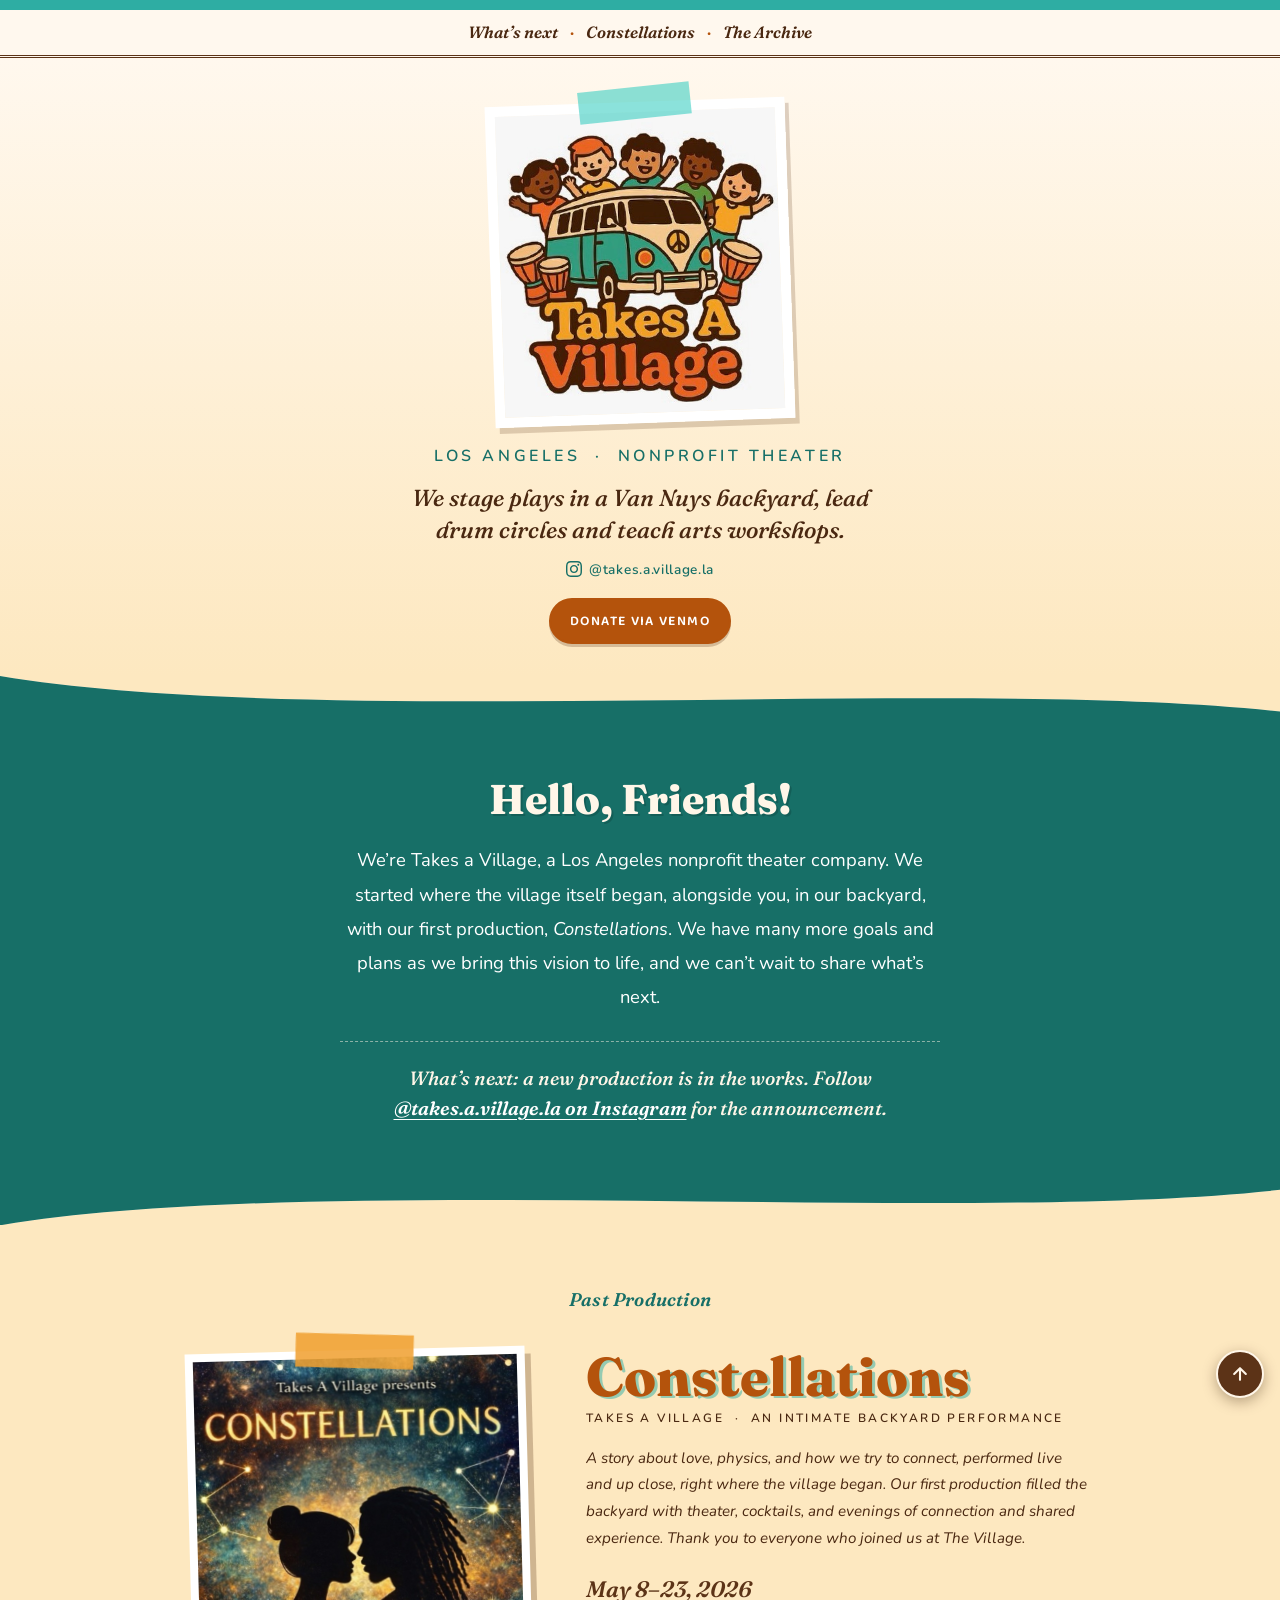
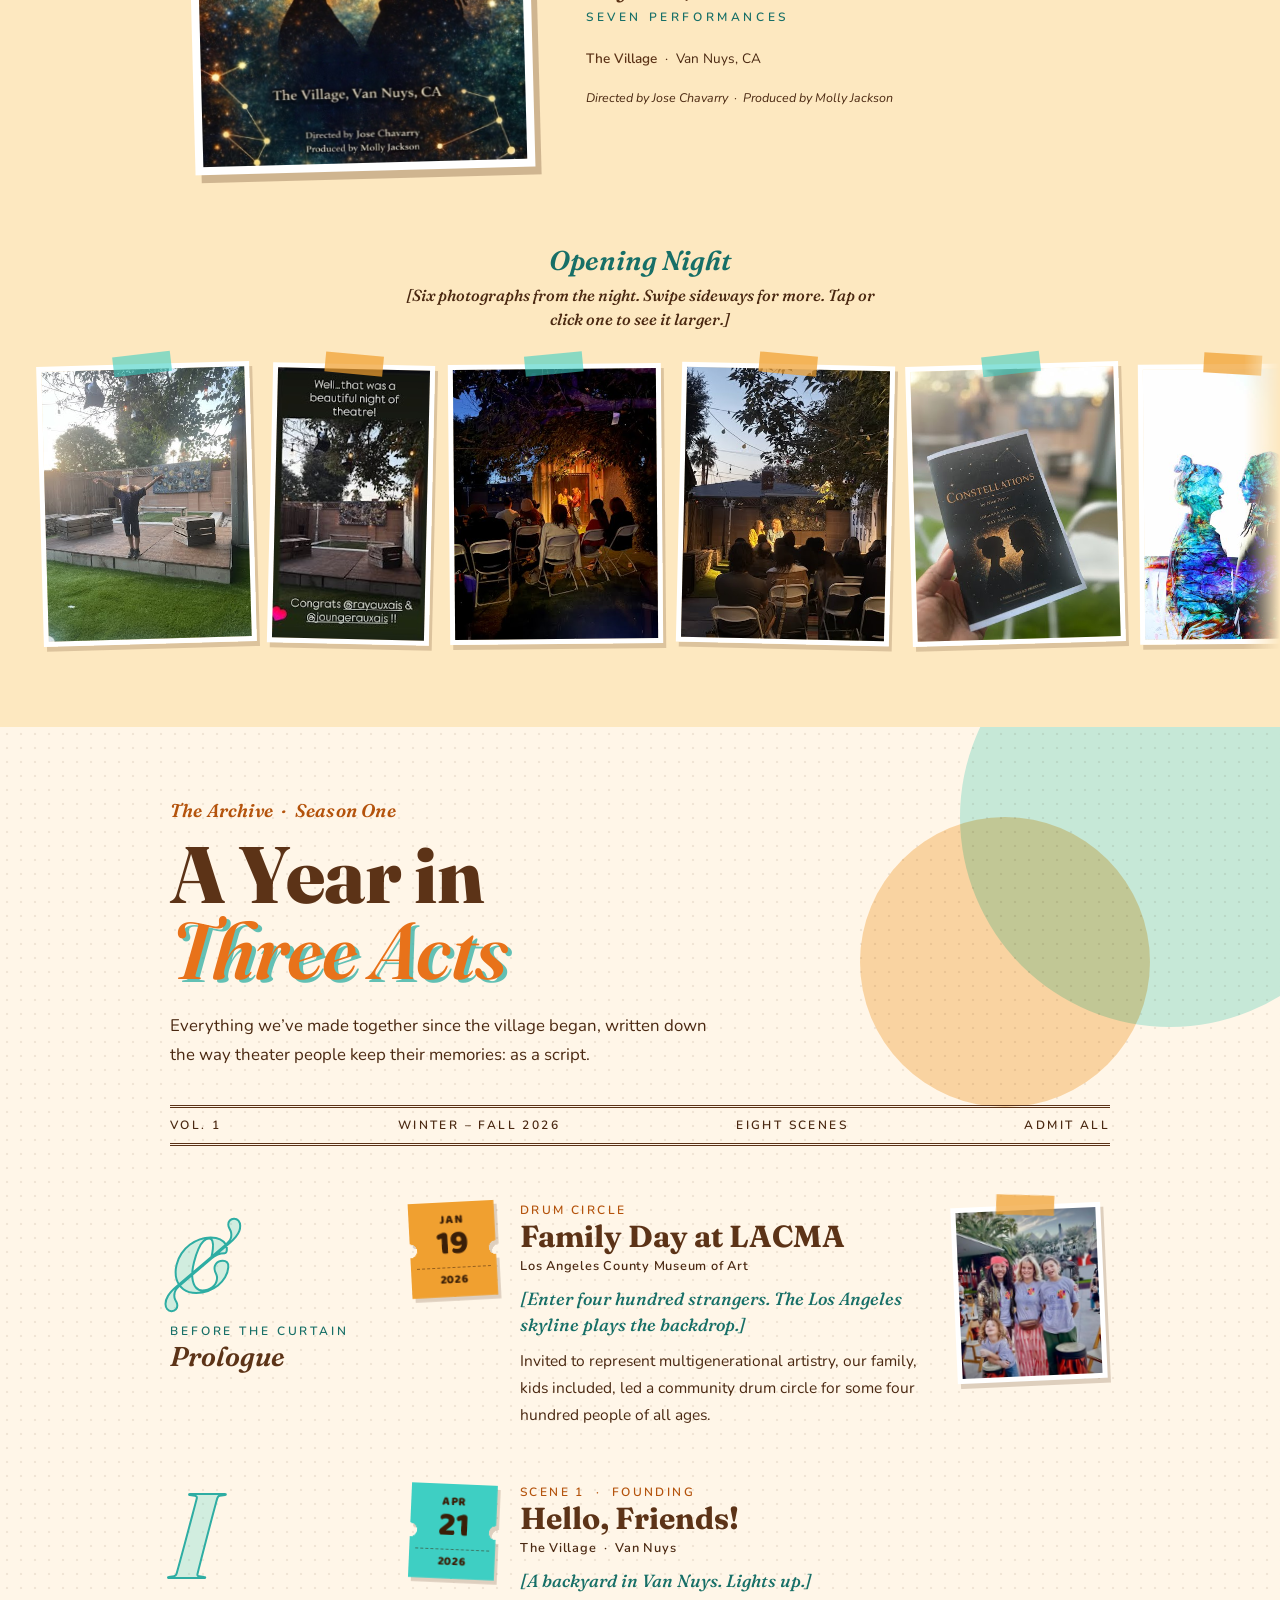
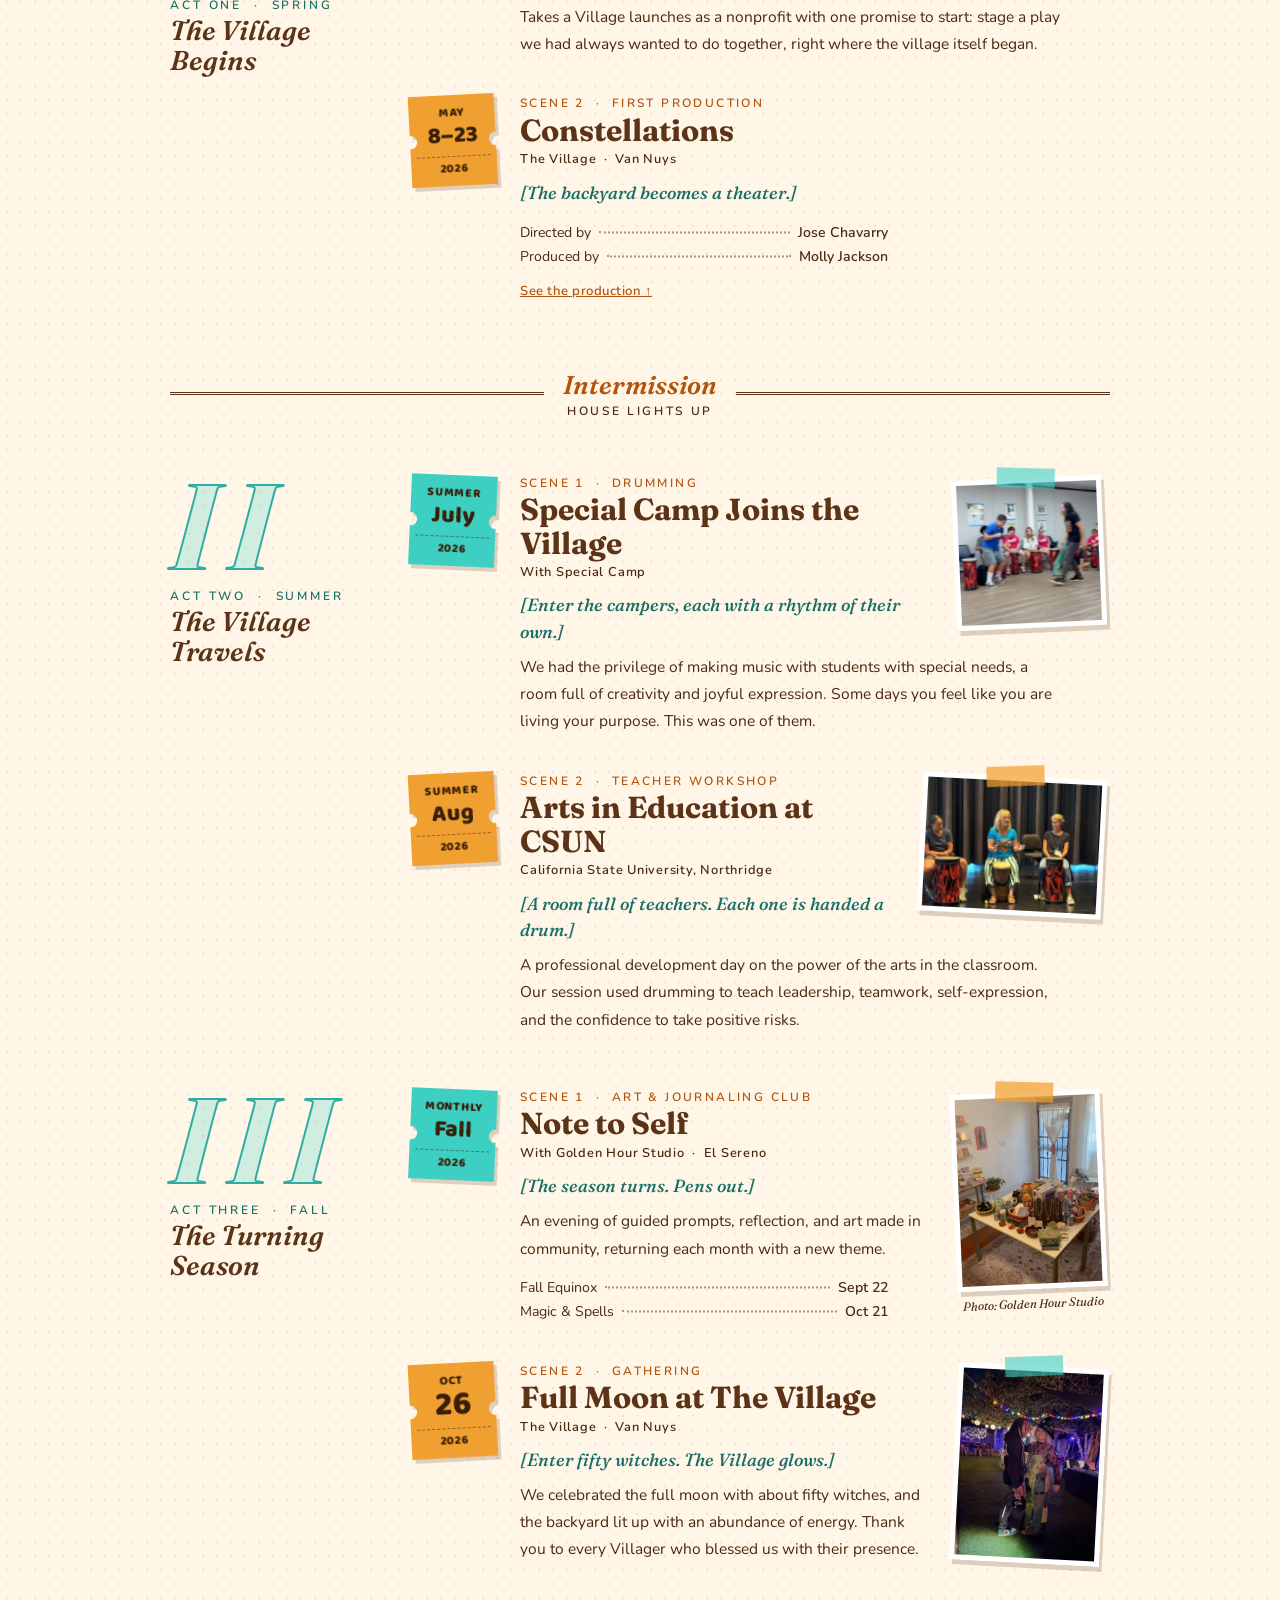
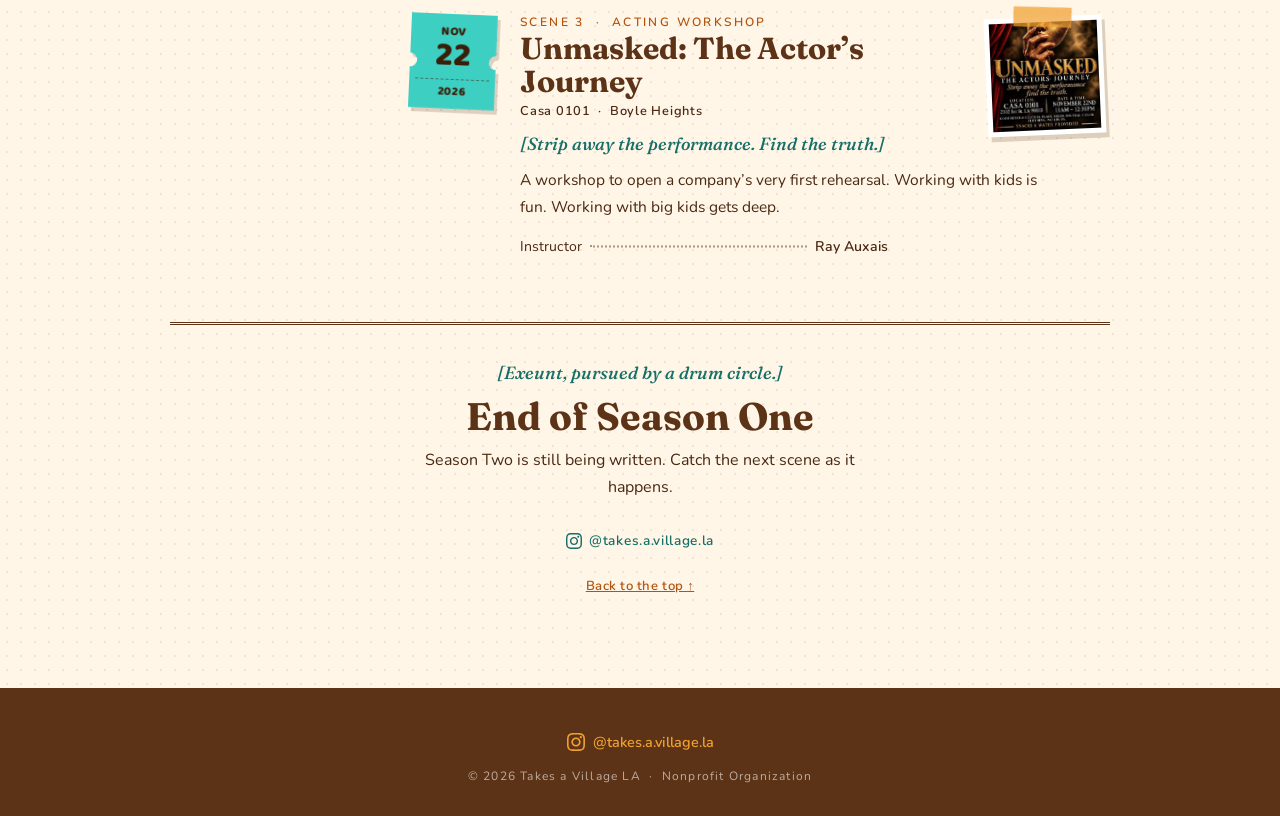
<file: index.html>
<!DOCTYPE html>
<html lang="en">
<head>
  <meta charset="UTF-8">
  <meta name="viewport" content="width=device-width, initial-scale=1.0">
  <title>Takes a Village LA · Nonprofit Theater in Los Angeles</title>
  <meta name="description" content="Takes a Village is a Los Angeles nonprofit theater company creating intimate, backyard performances: connection, conversation, and shared experience at The Village in Van Nuys.">
  <meta name="theme-color" content="#2EADA3">

  <!-- Open Graph / social sharing -->
  <meta property="og:type" content="website">
  <meta property="og:site_name" content="Takes a Village LA">
  <meta property="og:title" content="Takes a Village LA · Nonprofit Theater">
  <meta property="og:description" content="A Los Angeles nonprofit theater company creating intimate, backyard performances. Connection, conversation, and shared experience at The Village.">
  <meta property="og:url" content="https://takesavillage.la/">
  <meta property="og:image" content="https://takesavillage.la/logo.png">
  <meta property="og:image:alt" content="Takes a Village logo">
  <meta name="twitter:card" content="summary_large_image">
  <meta name="twitter:title" content="Takes a Village LA · Nonprofit Theater">
  <meta name="twitter:description" content="A Los Angeles nonprofit theater company creating intimate, backyard performances.">
  <meta name="twitter:image" content="https://takesavillage.la/logo.png">

  <link rel="icon" type="image/svg+xml" href="favicon.svg">
  <link rel="alternate icon" type="image/png" href="logo.png">
  <link rel="apple-touch-icon" href="logo.png">
  <link rel="preconnect" href="https://fonts.googleapis.com">
  <link rel="preconnect" href="https://fonts.gstatic.com" crossorigin>
  <link href="https://fonts.googleapis.com/css2?family=Baloo+2:wght@400;600;800&family=Fraunces:ital,opsz,wght@0,9..144,600..800;1,9..144,500..700&family=Nunito:ital,wght@0,300;0,400;0,600;1,300;1,400&display=swap" rel="stylesheet">
  <link rel="stylesheet" href="site.css?v=7">
  <script src="site.js?v=2" defer></script>
</head>
<body>

<!-- reusable icon sprite -->
<svg width="0" height="0" style="position:absolute" aria-hidden="true" focusable="false">
  <symbol id="ig-icon" viewBox="0 0 24 24">
    <path d="M12 2.163c3.204 0 3.584.012 4.85.07 3.252.148 4.771 1.691 4.919 4.919.058 1.265.069 1.645.069 4.849 0 3.205-.012 3.584-.069 4.849-.149 3.225-1.664 4.771-4.919 4.919-1.266.058-1.644.07-4.85.07-3.204 0-3.584-.012-4.849-.07-3.26-.149-4.771-1.699-4.919-4.92-.058-1.265-.07-1.644-.07-4.849 0-3.204.013-3.583.07-4.849.149-3.227 1.664-4.771 4.919-4.919 1.266-.057 1.645-.069 4.849-.069zm0-2.163c-3.259 0-3.667.014-4.947.072-4.358.2-6.78 2.618-6.98 6.98-.059 1.281-.073 1.689-.073 4.948 0 3.259.014 3.668.072 4.948.2 4.358 2.618 6.78 6.98 6.98 1.281.058 1.689.072 4.948.072 3.259 0 3.668-.014 4.948-.072 4.354-.2 6.782-2.618 6.979-6.98.059-1.28.073-1.689.073-4.948 0-3.259-.014-3.667-.072-4.947-.196-4.354-2.617-6.78-6.979-6.98-1.281-.059-1.69-.073-4.949-.073zm0 5.838c-3.403 0-6.162 2.759-6.162 6.162s2.759 6.163 6.162 6.163 6.162-2.759 6.162-6.163c0-3.403-2.759-6.162-6.162-6.162zm0 10.162c-2.209 0-4-1.79-4-4 0-2.209 1.791-4 4-4s4 1.791 4 4c0 2.21-1.791 4-4 4zm6.406-11.845c-.796 0-1.441.645-1.441 1.44s.645 1.44 1.441 1.44c.795 0 1.439-.645 1.439-1.44s-.644-1.44-1.439-1.44z"/>
  </symbol>
</svg>

<a class="skip-link" href="#main">Skip to content</a>

<div class="top-band" id="top"></div>

<nav class="site-nav" aria-label="On this page">
  <ul>
    <li><a href="#upcoming">What’s next</a></li>
    <li><a href="#constellations">Constellations</a></li>
    <li><a href="#archive">The Archive</a></li>
  </ul>
</nav>

<header class="hero">
  <h1><span class="logo-frame"><img class="logo" src="logo.png" alt="Takes a Village LA" width="430" height="462" fetchpriority="high"></span></h1>
  <p class="tagline">Los Angeles &nbsp;·&nbsp; Nonprofit Theater</p>
  <p class="hero-line">We stage plays in a Van Nuys backyard, lead drum circles and teach arts workshops.</p>
  <a class="ig-link on-light" href="https://www.instagram.com/takes.a.village.la/" target="_blank" rel="noopener" aria-label="Takes a Village on Instagram">
    <svg aria-hidden="true" focusable="false"><use href="#ig-icon"/></svg>
    @takes.a.village.la
  </a>
  <a class="donate-btn" href="https://venmo.com/Takes-a-village1" target="_blank" rel="noopener">Donate via Venmo</a>
</header>

<main id="main" tabindex="-1">

<!-- wave transition -->
<svg class="wave" viewBox="0 0 1440 60" xmlns="http://www.w3.org/2000/svg" preserveAspectRatio="none" aria-hidden="true" focusable="false">
  <path d="M0,0 C360,60 1080,0 1440,40 L1440,0 Z" fill="#fde8c0"/>
  <path d="M0,0 C360,60 1080,0 1440,40 L1440,60 L0,60 Z" fill="#176F67"/>
</svg>

<section class="intro">
  <h2>Hello, Friends!</h2>
  <p>
    We’re Takes a Village, a Los Angeles nonprofit theater company. We started where the village itself began, alongside you, in our backyard, with our first production, <em>Constellations</em>. We have many more goals and plans as we bring this vision to life, and we can’t wait to share what’s next.
  </p>
  <p class="next-note" id="upcoming">What’s next: a new production is in the works. Follow <a href="https://www.instagram.com/takes.a.village.la/" target="_blank" rel="noopener">@takes.a.village.la on Instagram</a> for the announcement.</p>
</section>

<!-- wave: teal → warm paper -->
<svg class="wave" viewBox="0 0 1440 60" xmlns="http://www.w3.org/2000/svg" preserveAspectRatio="none" aria-hidden="true" focusable="false">
  <path d="M0,60 C360,0 1080,60 1440,20 L1440,60 Z" fill="#fde8c0"/>
  <path d="M0,0 L0,60 C360,0 1080,60 1440,20 L1440,0 Z" fill="#176F67"/>
</svg>

<section class="show-section" id="constellations" aria-labelledby="constellations-title">
  <p class="show-eyebrow">Past Production</p>
  <div class="show-inner">
    <div class="flier-frame"><img class="flier-img" src="constellations-flier.jpg" alt="The Constellations flier: two silhouetted faces almost touching, against a starry sky traced with constellations" width="926" height="1158" loading="lazy" decoding="async"></div>
    <div class="show-info">
      <h2 class="show-title" id="constellations-title">Constellations</h2>
      <p class="show-presented">Takes a Village &nbsp;·&nbsp; An Intimate Backyard Performance</p>
      <p class="show-desc">A story about love, physics, and how we try to connect, performed live and up close, right where the village began. Our first production filled the backyard with theater, cocktails, and evenings of connection and shared experience. Thank you to everyone who joined us at The Village.</p>

      <p class="show-run">May 8–23, 2026<span>Seven performances</span></p>

      <p class="venue"><strong>The Village</strong> &nbsp;·&nbsp; Van Nuys, CA</p>

      <p class="credits">Directed by Jose Chavarry &nbsp;·&nbsp; Produced by Molly Jackson</p>
    </div>
  </div>
</section>

<section class="gallery-section" aria-labelledby="opening-night-title">
  <h3 class="gallery-heading" id="opening-night-title">Opening Night</h3>
  <p class="gallery-cue">[Six photographs from the night.<span class="cue-scroll"> Swipe sideways for more.</span> Tap or click one to see it larger.]</p>
  <span class="lightbox-rest" id="photos"></span>
  <div class="gallery-strip">
    <a class="shot" href="#photo-1"><img src="gallery/gallery (1).jpg" alt="A child stands on the low wooden stage in the backyard at dusk, arms flung wide, facing the mosaic on the back wall." width="384" height="512" loading="lazy" decoding="async"></a>
    <a class="shot" href="#photo-2"><img src="gallery/gallery (2).jpg?v=2" alt="A note posted after the show, over a photo of the empty stage at dusk: Well, that was a beautiful night of theatre! Congrats to the cast." width="202" height="360" loading="lazy" decoding="async"></a>
    <a class="shot" href="#photo-3"><img src="gallery/gallery (3).jpg" alt="After dark, the audience sits in white folding chairs under a big tree, watching the two actors in a pool of warm light by the doorway." width="384" height="512" loading="lazy" decoding="async"></a>
    <a class="shot" href="#photo-4"><img src="gallery/gallery (6).jpg" alt="At dusk, two people sit side by side on the stage in front of the mosaic wall, string lights overhead, facing a full backyard." width="384" height="512" loading="lazy" decoding="async"></a>
    <a class="shot" href="#photo-5"><img src="gallery/gallery (7).jpg" alt="A hand holds up the playbill: Constellations by Nick Payne, with Johanna Auxais and Ray Auxais, a Takes a Village production." width="384" height="512" loading="lazy" decoding="async"></a>
    <a class="shot" href="#photo-6"><img src="gallery/gallery (8).jpg" alt="Two performers in silhouette, face to face against a white screen, their bodies filled with projected blues, greens and reds." width="341" height="512" loading="lazy" decoding="async"></a>
  </div>

  <!-- large views, one per photo; shown by the :target rule on .lightbox -->
  <div class="lightbox" id="photo-1" style="--ar:0.75">
    <a class="lightbox-backdrop" href="#photos" aria-label="Close the photo"></a>
    <figure><img src="gallery/gallery (1).jpg" alt="A child stands on the low wooden stage in the backyard at dusk, arms flung wide, facing the mosaic on the back wall." width="384" height="512" loading="lazy" decoding="async"></figure>
    <p class="lightbox-bar"><a href="#photo-6" aria-label="Previous photo">&larr; Previous</a><span class="lightbox-count">1 of 6</span><a href="#photo-2" aria-label="Next photo">Next &rarr;</a><a href="#photos">Close</a></p>
  </div>
  <div class="lightbox" id="photo-2" style="--ar:0.5611">
    <a class="lightbox-backdrop" href="#photos" aria-label="Close the photo"></a>
    <figure><img src="gallery/gallery (2).jpg?v=2" alt="A note posted after the show, over a photo of the empty stage at dusk: Well, that was a beautiful night of theatre! Congrats to the cast." width="202" height="360" loading="lazy" decoding="async"></figure>
    <p class="lightbox-bar"><a href="#photo-1" aria-label="Previous photo">&larr; Previous</a><span class="lightbox-count">2 of 6</span><a href="#photo-3" aria-label="Next photo">Next &rarr;</a><a href="#photos">Close</a></p>
  </div>
  <div class="lightbox" id="photo-3" style="--ar:0.75">
    <a class="lightbox-backdrop" href="#photos" aria-label="Close the photo"></a>
    <figure><img src="gallery/gallery (3).jpg" alt="After dark, the audience sits in white folding chairs under a big tree, watching the two actors in a pool of warm light by the doorway." width="384" height="512" loading="lazy" decoding="async"></figure>
    <p class="lightbox-bar"><a href="#photo-2" aria-label="Previous photo">&larr; Previous</a><span class="lightbox-count">3 of 6</span><a href="#photo-4" aria-label="Next photo">Next &rarr;</a><a href="#photos">Close</a></p>
  </div>
  <div class="lightbox" id="photo-4" style="--ar:0.75">
    <a class="lightbox-backdrop" href="#photos" aria-label="Close the photo"></a>
    <figure><img src="gallery/gallery (6).jpg" alt="At dusk, two people sit side by side on the stage in front of the mosaic wall, string lights overhead, facing a full backyard." width="384" height="512" loading="lazy" decoding="async"></figure>
    <p class="lightbox-bar"><a href="#photo-3" aria-label="Previous photo">&larr; Previous</a><span class="lightbox-count">4 of 6</span><a href="#photo-5" aria-label="Next photo">Next &rarr;</a><a href="#photos">Close</a></p>
  </div>
  <div class="lightbox" id="photo-5" style="--ar:0.75">
    <a class="lightbox-backdrop" href="#photos" aria-label="Close the photo"></a>
    <figure><img src="gallery/gallery (7).jpg" alt="A hand holds up the playbill: Constellations by Nick Payne, with Johanna Auxais and Ray Auxais, a Takes a Village production." width="384" height="512" loading="lazy" decoding="async"></figure>
    <p class="lightbox-bar"><a href="#photo-4" aria-label="Previous photo">&larr; Previous</a><span class="lightbox-count">5 of 6</span><a href="#photo-6" aria-label="Next photo">Next &rarr;</a><a href="#photos">Close</a></p>
  </div>
  <div class="lightbox" id="photo-6" style="--ar:0.666">
    <a class="lightbox-backdrop" href="#photos" aria-label="Close the photo"></a>
    <figure><img src="gallery/gallery (8).jpg" alt="Two performers in silhouette, face to face against a white screen, their bodies filled with projected blues, greens and reds." width="341" height="512" loading="lazy" decoding="async"></figure>
    <p class="lightbox-bar"><a href="#photo-5" aria-label="Previous photo">&larr; Previous</a><span class="lightbox-count">6 of 6</span><a href="#photo-1" aria-label="Next photo">Next &rarr;</a><a href="#photos">Close</a></p>
  </div>
</section>

<section class="archive" id="archive" aria-labelledby="archive-title">
  <div class="archive-inner">

    <p class="archive-eyebrow">The Archive &nbsp;·&nbsp; Season One</p>
    <h2 class="archive-title" id="archive-title">A Year in <em>Three Acts</em></h2>
    <p class="archive-sub">Everything we’ve made together since the village began, written down the way theater people keep their memories: as a script.</p>
    <p class="archive-masthead"><span>Vol. 1</span><span>Winter – Fall 2026</span><span>Eight Scenes</span><span>Admit All</span></p>

    <!-- prologue -->
    <div class="act">
      <div class="act-mark">
        <span class="act-num amp" aria-hidden="true">&amp;</span>
        <p class="act-label">Before the Curtain</p>
        <h3 class="act-name">Prologue</h3>
      </div>
      <ol class="scenes">
        <li class="scene">
          <div class="stub"><div class="stub-in"><span class="stub-top">Jan</span><span class="stub-mid">19</span><span class="stub-foot">2026</span></div></div>
          <div class="scene-body">
            <figure class="scene-poster snap tilt-l tape-o">
              <img src="archive/lacma.jpg" alt="Four of us, two grown-ups and two kids, in matching Arts &amp; Healing Initiative shirts beside our drums on the LACMA plaza." width="360" height="428" loading="lazy" decoding="async">
            </figure>
            <p class="scene-kind">Drum Circle</p>
            <h4 class="scene-title">Family Day at LACMA</h4>
            <p class="scene-place">Los Angeles County Museum of Art</p>
            <p class="scene-dir">[Enter four hundred strangers. The Los Angeles skyline plays the backdrop.]</p>
            <p class="scene-text">Invited to represent multigenerational artistry, our family, kids included, led a community drum circle for some four hundred people of all ages.</p>
          </div>
        </li>
      </ol>
    </div>

    <!-- act one -->
    <div class="act">
      <div class="act-mark">
        <span class="act-num" aria-hidden="true">I</span>
        <p class="act-label">Act One &nbsp;·&nbsp; Spring</p>
        <h3 class="act-name">The Village Begins</h3>
      </div>
      <ol class="scenes">
        <li class="scene">
          <div class="stub teal"><div class="stub-in"><span class="stub-top">Apr</span><span class="stub-mid">21</span><span class="stub-foot">2026</span></div></div>
          <div class="scene-body">
            <p class="scene-kind">Scene 1 &nbsp;·&nbsp; Founding</p>
            <h4 class="scene-title">Hello, Friends!</h4>
            <p class="scene-place">The Village &nbsp;·&nbsp; Van Nuys</p>
            <p class="scene-dir">[A backyard in Van Nuys. Lights up.]</p>
            <p class="scene-text">Takes a Village launches as a nonprofit with one promise to start: stage a play we had always wanted to do together, right where the village itself began.</p>
          </div>
        </li>
        <li class="scene">
          <div class="stub"><div class="stub-in"><span class="stub-top">May</span><span class="stub-mid sm">8–23</span><span class="stub-foot">2026</span></div></div>
          <div class="scene-body">
            <p class="scene-kind">Scene 2 &nbsp;·&nbsp; First Production</p>
            <h4 class="scene-title">Constellations</h4>
            <p class="scene-place">The Village &nbsp;·&nbsp; Van Nuys</p>
            <p class="scene-dir">[The backyard becomes a theater.]</p>
            <ul class="bill">
              <li><span>Directed by</span><i aria-hidden="true"></i><span>Jose Chavarry</span></li>
              <li><span>Produced by</span><i aria-hidden="true"></i><span>Molly Jackson</span></li>
            </ul>
            <a class="scene-link" href="#constellations">See the production &uarr;</a>
          </div>
        </li>
      </ol>
    </div>

    <div class="intermission">
      <div>
        <p class="intermission-word">Intermission</p>
        <p class="intermission-note">House lights up</p>
      </div>
    </div>

    <!-- act two -->
    <div class="act">
      <div class="act-mark">
        <span class="act-num" aria-hidden="true">II</span>
        <p class="act-label">Act Two &nbsp;·&nbsp; Summer</p>
        <h3 class="act-name">The Village Travels</h3>
      </div>
      <ol class="scenes">
        <li class="scene">
          <div class="stub teal"><div class="stub-in"><span class="stub-top">Summer</span><span class="stub-mid sm">July</span><span class="stub-foot">2026</span></div></div>
          <div class="scene-body">
            <figure class="scene-poster snap tilt-l">
              <img src="archive/special-camp.jpg" alt="A drum circle mid-song: campers in red Special Camp shirts sit at their drums while two dancers cross the floor." width="360" height="360" loading="lazy" decoding="async">
            </figure>
            <p class="scene-kind">Scene 1 &nbsp;·&nbsp; Drumming</p>
            <h4 class="scene-title">Special Camp Joins the Village</h4>
            <p class="scene-place">With Special Camp</p>
            <p class="scene-dir">[Enter the campers, each with a rhythm of their own.]</p>
            <p class="scene-text">We had the privilege of making music with students with special needs, a room full of creativity and joyful expression. Some days you feel like you are living your purpose. This was one of them.</p>
          </div>
        </li>
        <li class="scene">
          <div class="stub"><div class="stub-in"><span class="stub-top">Summer</span><span class="stub-mid sm">Aug</span><span class="stub-foot">2026</span></div></div>
          <div class="scene-body">
            <figure class="scene-poster snap wide tape-o">
              <img src="archive/csun.jpg" alt="Three people seated on a stage, each with a hand drum, the one in the middle talking with her hands." width="360" height="266" loading="lazy" decoding="async">
            </figure>
            <p class="scene-kind">Scene 2 &nbsp;·&nbsp; Teacher Workshop</p>
            <h4 class="scene-title">Arts in Education at CSUN</h4>
            <p class="scene-place">California State University, Northridge</p>
            <p class="scene-dir">[A room full of teachers. Each one is handed a drum.]</p>
            <p class="scene-text">A professional development day on the power of the arts in the classroom. Our session used drumming to teach leadership, teamwork, self-expression, and the confidence to take positive risks.</p>
          </div>
        </li>
      </ol>
    </div>

    <!-- act three -->
    <div class="act">
      <div class="act-mark">
        <span class="act-num" aria-hidden="true">III</span>
        <p class="act-label">Act Three &nbsp;·&nbsp; Fall</p>
        <h3 class="act-name">The Turning Season</h3>
      </div>
      <ol class="scenes">
        <li class="scene">
          <div class="stub teal"><div class="stub-in"><span class="stub-top">Monthly</span><span class="stub-mid sm">Fall</span><span class="stub-foot">2026</span></div></div>
          <div class="scene-body">
            <figure class="scene-poster snap tilt-l tape-o">
              <img src="archive/note-to-self.jpg" alt="A table at Golden Hour Studio crowded with candles, jewelry, little pumpkins and handmade gifts." width="360" height="480" loading="lazy" decoding="async">
              <figcaption>Photo: Golden Hour Studio</figcaption>
            </figure>
            <p class="scene-kind">Scene 1 &nbsp;·&nbsp; Art &amp; Journaling Club</p>
            <h4 class="scene-title">Note to Self</h4>
            <p class="scene-place">With Golden Hour Studio &nbsp;·&nbsp; El Sereno</p>
            <p class="scene-dir">[The season turns. Pens out.]</p>
            <p class="scene-text">An evening of guided prompts, reflection, and art made in community, returning each month with a new theme.</p>
            <ul class="bill">
              <li><span>Fall Equinox</span><i aria-hidden="true"></i><span>Sept 22</span></li>
              <li><span>Magic &amp; Spells</span><i aria-hidden="true"></i><span>Oct 21</span></li>
            </ul>
          </div>
        </li>
        <li class="scene">
          <div class="stub"><div class="stub-in"><span class="stub-top">Oct</span><span class="stub-mid">26</span><span class="stub-foot">2026</span></div></div>
          <div class="scene-body">
            <figure class="scene-poster snap">
              <img src="archive/full-moon.jpg" alt="Two people, one in a witch’s hat, under strings of colored lights in the backyard at The Village at night." width="360" height="480" loading="lazy" decoding="async">
            </figure>
            <p class="scene-kind">Scene 2 &nbsp;·&nbsp; Gathering</p>
            <h4 class="scene-title">Full Moon at The Village</h4>
            <p class="scene-place">The Village &nbsp;·&nbsp; Van Nuys</p>
            <p class="scene-dir">[Enter fifty witches. The Village glows.]</p>
            <p class="scene-text">We celebrated the full moon with about fifty witches, and the backyard lit up with an abundance of energy. Thank you to every Villager who blessed us with their presence.</p>
          </div>
        </li>
        <li class="scene">
          <div class="stub teal"><div class="stub-in"><span class="stub-top">Nov</span><span class="stub-mid">22</span><span class="stub-foot">2026</span></div></div>
          <div class="scene-body">
            <figure class="scene-poster tilt-l tape-o">
              <a class="poster-open" href="#poster-unmasked"><img src="archive/unmasked.jpg" alt="Poster for Unmasked: The Actor’s Journey, a hand lifting a golden mask beside a red curtain." width="360" height="360" loading="lazy" decoding="async"></a>
            </figure>
            <p class="scene-kind">Scene 3 &nbsp;·&nbsp; Acting Workshop</p>
            <h4 class="scene-title">Unmasked: The Actor’s Journey</h4>
            <p class="scene-place">Casa 0101 &nbsp;·&nbsp; Boyle Heights</p>
            <p class="scene-dir">[Strip away the performance. Find the truth.]</p>
            <p class="scene-text">A workshop to open a company’s very first rehearsal. Working with kids is fun. Working with big kids gets deep.</p>
            <ul class="bill">
              <li><span>Instructor</span><i aria-hidden="true"></i><span>Ray Auxais</span></li>
            </ul>
          </div>
        </li>
      </ol>
    </div>

    <div class="curtain-call">
      <p class="scene-dir">[Exeunt, pursued by a drum circle.]</p>
      <p class="cc-title">End of Season One</p>
      <p class="cc-text">Season Two is still being written. Catch the next scene as it happens.</p>
      <a class="ig-link on-light" href="https://www.instagram.com/takes.a.village.la/" target="_blank" rel="noopener" aria-label="Takes a Village on Instagram">
        <svg aria-hidden="true" focusable="false"><use href="#ig-icon"/></svg>
        @takes.a.village.la
      </a>
      <p class="cc-top"><a class="scene-link" href="#top">Back to the top &uarr;</a></p>
    </div>

  </div>
  <!-- large view of the Unmasked poster; shown by the :target rule on .lightbox, like the gallery -->
  <span class="lightbox-rest" id="poster-closed"></span>
  <div class="lightbox" id="poster-unmasked" style="--ar:1; --cap:360px">
    <a class="lightbox-backdrop" href="#poster-closed" aria-label="Close the poster"></a>
    <figure><img src="archive/unmasked.jpg" alt="Poster for Unmasked: The Actor’s Journey, a hand lifting a golden mask beside a red curtain." width="360" height="360" loading="lazy" decoding="async"></figure>
    <p class="lightbox-bar"><span class="lightbox-count">Unmasked: The Actor’s Journey</span><a href="#poster-closed">Close</a></p>
  </div>
</section>

</main>

<footer>
  <a class="social-link" href="https://www.instagram.com/takes.a.village.la/" target="_blank" rel="noopener" aria-label="Takes a Village on Instagram">
    <svg aria-hidden="true" focusable="false"><use href="#ig-icon"/></svg>
    @takes.a.village.la
  </a>
  <p class="copyright"><span>&copy; 2026 Takes a Village LA</span><span class="sep" aria-hidden="true"> &nbsp;·&nbsp; </span><span>Nonprofit Organization</span></p>
</footer>

<div class="to-top-track">
  <a class="to-top" href="#top" aria-label="Back to the top" title="Back to the top">
    <svg viewBox="0 0 24 24" fill="none" stroke="currentColor" stroke-width="2.5" stroke-linecap="round" stroke-linejoin="round" aria-hidden="true" focusable="false"><path d="M12 19V5M5 12l7-7 7 7"/></svg>
  </a>
</div>

</body>
</html>
</file>
<file: site.css>
/* Takes a Village LA: the site stylesheet, shared by every page.
   Bump ?v= in each page's <link> when this file changes, so returning visitors get the new copy. */

*, *::before, *::after { box-sizing: border-box; margin: 0; padding: 0; }

:root {
  --orange:  #E8721A;
  --orange2: #F0A030;
  --teal:    #2EADA3;
  --teal2:   #3ECFC3;
  --brown:   #5C3317;
  --cream:   #FFF6E8;
  --warm:    #FDE8C0;
  --text:    #3A1F08;

  /* ink: text-weight versions of the brand colors. --ink and --teal-ink reach
     4.5:1 on both --cream and --warm; --orange-ink does on --cream only. */
  --ink:        #4A2811;
  --teal-ink:   #176F67;
  --orange-ink: #B4530C;
}

html, body {
  min-height: 100%;
  background: var(--cream);
  color: var(--text);
  font-family: 'Nunito', sans-serif;
}
/* anchor targets stop below the sticky menu, not under it */
html { scroll-padding-top: 3.75rem; }
@media (prefers-reduced-motion: no-preference) {
  html { scroll-behavior: smooth; }
}
body { position: relative; }

/* ── skip link: off-screen until it takes keyboard focus ── */
.skip-link {
  position: absolute;
  left: 0.75rem;
  top: -5rem;
  z-index: 30;
  background: var(--brown);
  color: var(--cream);
  font-weight: 600;
  font-size: 0.9rem;
  padding: 0.7em 1.1em;
  border-radius: 0 0 8px 8px;
  text-decoration: none;
}
.skip-link:focus { top: 0; }
main:focus { outline: none; }

/* ── wavy top band ── */
.top-band {
  background: var(--teal);
  height: 10px;
}

/* ── hero ── */
.hero {
  background: linear-gradient(180deg, #fff8ee 0%, #fde8c0 100%);
  display: flex;
  flex-direction: column;
  align-items: center;
  padding: 2.25rem 1.5rem 2rem;
  text-align: center;
  position: relative;
  overflow: hidden;
}

/* the menu: a playbill masthead that stays at the top of the window while the page scrolls */
.site-nav {
  position: sticky;
  top: 0;
  z-index: 20;
  background: #fff8ee;   /* the hero gradient's first stop, so the bar sits flush on the hero */
  border-bottom: 3px double var(--brown);
  padding: 0 0.75rem;
}
.site-nav ul {
  list-style: none;
  display: flex;
  flex-wrap: wrap;
  justify-content: center;
  column-gap: 0.45rem;
}
.site-nav li {
  display: flex;
  align-items: center;
  column-gap: 0.45rem;
}
.site-nav li + li::before {
  content: "\00B7";
  content: "\00B7" / "";
  color: var(--orange-ink);
  font-weight: 800;
}
.site-nav a {
  display: inline-block;
  padding: 0.75rem 0.3rem;   /* 44px tall or more at both widths */
  font-family: 'Fraunces', Georgia, serif;
  font-style: italic;
  font-weight: 600;
  font-size: 1.02rem;
  line-height: 1.3;
  color: var(--ink);
  text-decoration: none;
  white-space: nowrap;
}
.site-nav a:hover {
  color: var(--orange-ink);
  text-decoration: underline;
  text-underline-offset: 0.2em;
}

/* back-to-top button. No JS: the track starts a screen and a half down the page and
   the button sticks to the bottom of the window inside it, so it only shows once
   the page has been scrolled. */
.to-top-track {
  position: absolute;
  top: 150vh;
  bottom: 0;
  right: 0;
  z-index: 15;
  display: flex;
  align-items: flex-end;
  pointer-events: none;
}
.to-top {
  position: sticky;
  bottom: 1rem;
  margin: 0 1rem 1rem 0;
  pointer-events: auto;
  width: 3rem;
  height: 3rem;
  display: grid;
  place-items: center;
  border-radius: 50%;
  background: var(--brown);
  color: var(--cream);
  border: 2px solid var(--cream);
  box-shadow: 0 4px 14px rgba(58,31,8,0.35);
  transition: background 0.2s, transform 0.2s;
}
.to-top:hover { background: var(--orange-ink); transform: translateY(-2px); }
.to-top svg { width: 1.25rem; height: 1.25rem; }

/* the logo is the page's h1, taped up like the snapshots in the archive:
   the h1 pops in, the frame carries the tilt and the tape, the image the paper edge */
.hero h1 {
  position: relative;
  z-index: 1;
  line-height: 0;
  margin-top: 0.5rem;
  animation: popIn 0.7s cubic-bezier(0.22,1,0.36,1) both;
}
.logo-frame {
  display: inline-block;
  position: relative;
  transform: rotate(-2deg);
}
.logo-frame::before {
  content: '';
  position: absolute;
  z-index: 1;
  top: -15px; left: 50%;
  width: 112px; height: 32px;
  background: rgba(62,207,195,0.6);
  transform: translateX(-50%) rotate(-4deg);
}

.logo {
  display: block;
  width: min(300px, 76vw);
  height: auto;
  border: 10px solid #fff;
  box-shadow: 4px 6px 0 rgba(92,51,23,0.2);
}

@keyframes popIn {
  from { opacity: 0; transform: scale(0.8) translateY(10px); }
  to   { opacity: 1; transform: scale(1) translateY(0); }
}

.tagline {
  margin-top: 1.4rem;
  font-size: clamp(0.8rem, 2.6vw, 1rem);
  letter-spacing: 0.22em;
  text-transform: uppercase;
  color: var(--teal-ink);
  font-weight: 600;
  animation: fadeUp 0.8s 0.4s ease both;
}

/* what the company does, in one plain sentence; the tagline is too small to carry it alone */
.hero-line {
  max-width: 31ch;
  margin-top: 0.9rem;
  font-family: 'Fraunces', Georgia, serif;
  font-style: italic;
  font-weight: 500;
  font-size: clamp(1.2rem, 3vw, 1.45rem);
  line-height: 1.4;
  color: var(--ink);
  text-wrap: balance;
  animation: fadeUp 0.8s 0.5s ease both;
}

/* ── wavy divider ── */
.wave {
  display: block;
  width: 100%;
  line-height: 0;
  margin-bottom: -1px; /* hide the sub-pixel seam under each wave */
}

/* ── intro section ── */
.intro {
  background: var(--teal-ink); /* the two waves around it carry the same hex */
  color: #fff;
  padding: 3rem 1.5rem;
  text-align: center;
}

.intro h2 {
  font-family: 'Fraunces', Georgia, serif;
  font-size: clamp(1.8rem, 5vw, 2.6rem);
  font-weight: 800;
  line-height: 1.15;
  color: var(--cream);
  text-shadow: 2px 2px 0 rgba(0,0,0,0.15);
  margin-bottom: 1.2rem;
  animation: fadeUp 0.8s 0.6s ease both;
}

.intro p {
  max-width: 600px;
  margin: 0 auto;
  font-size: clamp(1rem, 2.5vw, 1.15rem);
  line-height: 1.85;
  font-weight: 400;
  animation: fadeUp 0.8s 0.8s ease both;
}

/* what's next: one line under the intro until a production has a date.
   The menu's "What's next" lands here; it stops a little lower so the rule above it shows. */
.intro .next-note {
  margin-top: 1.7rem;
  padding-top: 1.4rem;
  border-top: 1px dashed rgba(255,246,232,0.5);
  scroll-margin-top: 1.5rem;
  font-family: 'Fraunces', Georgia, serif;
  font-style: italic;
  font-weight: 500;
  font-size: clamp(1.05rem, 2.5vw, 1.2rem);
  line-height: 1.55;
  color: var(--cream);
  text-wrap: balance;
  animation-delay: 1s;
}
.next-note a {
  color: #fff;
  font-weight: 600;
  text-underline-offset: 0.2em;
}
.next-note a:hover { text-decoration-thickness: 2px; }

/* ── show section: warm paper, the same sheet as the gallery under it;
   the taped flier is the one dark thing on it ── */
.show-section {
  background: var(--warm);
  padding: 4rem 2rem 1.5rem;
}

/* eyebrow labels speak in the archive's voice: Fraunces italic, not tracked capitals */
.show-eyebrow, .archive-eyebrow {
  font-family: 'Fraunces', Georgia, serif;
  font-style: italic;
  font-weight: 600;
  font-size: 1.15rem;
  line-height: 1.3;
  letter-spacing: 0.01em;
}

.show-eyebrow {
  color: var(--teal-ink);
  margin-bottom: 2.4rem;
  text-align: center;
}

.show-inner {
  display: flex;
  align-items: flex-start;
  justify-content: center;
  gap: 3.5rem;
  max-width: 900px;
  margin: 0 auto;
}

/* ── flier ── */
.flier-frame {
  position: relative;
  flex-shrink: 0;
  width: min(340px, 42vw);
  transform: rotate(-1.5deg);
}
.flier-frame::before {
  content: '';
  position: absolute;
  z-index: 1;
  top: -16px; left: 50%;
  width: 118px; height: 34px;
  background: rgba(240,160,48,0.86);
  transform: translateX(-50%) rotate(3deg);
}
.flier-img {
  display: block;
  width: 100%;
  height: auto;
  border: 8px solid #fff;
  box-shadow: 6px 8px 0 rgba(92,51,23,0.28);
}

/* ── show info panel ── */
.show-info {
  flex: 1;
  min-width: 0;
  color: var(--ink);
  text-align: left;
}

.show-title {
  font-family: 'Fraunces', Georgia, serif;
  font-size: clamp(2.2rem, 5vw, 3.4rem);
  font-weight: 800;
  color: var(--orange-ink);
  line-height: 1;
  /* a print offset, like the archive title's; no glow */
  text-shadow: 0.05em 0.04em 0 rgba(46,173,163,0.5);
}

.show-presented {
  margin-top: 0.3rem;
  font-size: 0.75rem;
  letter-spacing: 0.2em;
  text-transform: uppercase;
  color: var(--ink);
  font-weight: 600;
}

.show-desc {
  margin-top: 1.2rem;
  font-style: italic;
  color: var(--ink);
  font-size: 0.95rem;
  line-height: 1.75;
}

/* ── the run: one line, the way a playbill lists it ── */
.show-run {
  margin-top: 1.5rem;
  font-family: 'Fraunces', Georgia, serif;
  font-style: italic;
  font-weight: 600;
  font-size: 1.4rem;
  line-height: 1.3;
  color: var(--brown);
}

.show-run span {
  display: block;
  margin-top: 0.35rem;
  font-family: 'Nunito', sans-serif;
  font-style: normal;
  font-size: 0.75rem;
  font-weight: 600;
  letter-spacing: 0.3em;
  text-transform: uppercase;
  color: var(--teal-ink);
}

/* ── venue ── */
.venue {
  margin-top: 1.4rem;
  font-size: 0.85rem;
  color: var(--ink);
  line-height: 1.6;
}

.venue strong {
  color: var(--brown);
  font-weight: 600;
}

.credits {
  margin-top: 1.2rem;
  font-size: 0.78rem;
  color: var(--ink);
  font-style: italic;
}

/* mobile: stack vertically */
@media (max-width: 620px) {
  .show-inner {
    flex-direction: column;
    align-items: center;
    gap: 2rem;
  }
  .flier-frame {
    width: min(300px, 82vw);
  }
  .show-info {
    text-align: center;
  }
}

/* three links no longer fit one line at phone width without tightening */
@media (max-width: 420px) {
  .site-nav ul, .site-nav li { column-gap: 0.2rem; }
  .site-nav a { font-size: 0.95rem; padding: 0.8rem 0.2rem; }
}

/* ── instagram link (hero and the archive's curtain call) ── */
.ig-link {
  display: inline-flex;
  align-items: center;
  gap: 0.45rem;
  text-decoration: none;
  font-weight: 600;
  font-size: 0.85rem;
  letter-spacing: 0.05em;
  /* 44px tap target; the space comes out of the margins around it */
  min-height: 2.75rem;
  padding: 0.8rem 0.6rem;
  transition: opacity 0.2s;
}
.ig-link:hover { opacity: 0.75; }
.ig-link svg { width: 16px; height: 16px; fill: currentColor; flex-shrink: 0; }

.ig-link.on-light { color: var(--teal-ink); }

/* ── donate button ── */
.donate-btn {
  display: inline-block;
  margin-top: 0.4rem;
  background: var(--orange-ink);
  color: #fff;
  font-family: 'Baloo 2', cursive;
  font-weight: 600;
  font-size: 0.85rem;
  letter-spacing: 0.1em;
  text-transform: uppercase;
  padding: 0.75em 1.4em;   /* 44px tall */
  border-radius: 100px;
  border: 2px solid var(--orange-ink);
  text-decoration: none;
  box-shadow: 0 3px 0 rgba(92,51,23,0.25);
  transition: background 0.2s, border-color 0.2s;
}
.donate-btn:hover {
  background: var(--brown);
  border-color: var(--brown);
}

/* ── gallery ── */
.gallery-section {
  background: var(--warm);
  padding: 3rem 0 3.5rem;
}

.gallery-heading {
  text-align: center;
  font-family: 'Fraunces', Georgia, serif;
  font-style: italic;
  font-weight: 600;
  font-size: 1.7rem;
  line-height: 1.2;
  color: var(--teal-ink);
  padding: 0 1.5rem;
}

/* the cue that the strip scrolls, written as a stage direction */
.gallery-cue {
  max-width: 34rem;
  margin: 0.4rem auto 0.6rem;
  padding: 0 1.5rem;
  text-align: center;
  font-family: 'Fraunces', Georgia, serif;
  font-style: italic;
  font-weight: 500;
  font-size: 1rem;
  line-height: 1.5;
  color: var(--ink);
}
/* wide enough to show all six: nothing to swipe */
@media (min-width: 1400px) {
  .cue-scroll { display: none; }
}

.gallery-strip {
  display: flex;
  gap: 1.1rem;
  overflow-x: auto;
  justify-content: safe center;
  padding: 1.5rem 2.5rem 1.7rem;
  scroll-snap-type: x proximity;
  scroll-padding-inline: 2.5rem;
  -webkit-overflow-scrolling: touch;
  scrollbar-width: thin;
  scrollbar-color: var(--orange) var(--warm);
  /* photos fade out at both edges, so it reads as a strip that keeps going */
  -webkit-mask-image: linear-gradient(to right, transparent, #000 2.25rem, #000 calc(100% - 2.25rem), transparent);
  mask-image: linear-gradient(to right, transparent, #000 2.25rem, #000 calc(100% - 2.25rem), transparent);
}

.gallery-strip::-webkit-scrollbar {
  height: 4px;
}
.gallery-strip::-webkit-scrollbar-track {
  background: rgba(92,51,23,0.1);
  border-radius: 2px;
}
.gallery-strip::-webkit-scrollbar-thumb {
  background: var(--orange);
  border-radius: 2px;
}

/* each photo is a taped snapshot, like the ones in the archive, and a link to its large view */
.shot {
  position: relative;
  flex-shrink: 0;
  scroll-snap-align: start;
  transform: rotate(-1.6deg);
  transition: transform 0.25s ease;
  cursor: zoom-in;
}
.shot:nth-child(even) { transform: rotate(1.3deg); }
.shot:nth-child(3n) { transform: rotate(-0.5deg); }
.shot:hover, .shot:focus-visible { transform: rotate(0deg) scale(1.03); }
.shot::before {
  content: '';
  position: absolute;
  z-index: 1;
  top: -10px; left: 50%;
  width: 58px; height: 20px;
  background: rgba(62,207,195,0.6);
  transform: translateX(-50%) rotate(-5deg);
}
.shot:nth-child(even)::before {
  background: rgba(240,160,48,0.72);
  transform: translateX(-50%) rotate(4deg);
}
.shot img {
  display: block;
  height: 280px;
  width: auto;
  border: 5px solid #fff;
  box-shadow: 3px 5px 0 rgba(92,51,23,0.2);
}

/* large view of one photo. No JS: each view is shown while its id is the page's #target.
   The views and the close target are fixed to the window, so opening and closing
   one does not move the page. */
.lightbox-rest {
  position: fixed;
  top: 3.75rem; left: 0;
  width: 1px; height: 1px;
  pointer-events: none;
}
.lightbox {
  display: none;
  position: fixed;
  inset: 0;
  z-index: 40;
  flex-direction: column;
  align-items: center;
  justify-content: center;
  gap: 0.6rem;
  padding: 0.5rem 1rem;
  background: rgba(34,17,5,0.94);
  color: var(--cream);
  font-family: 'Fraunces', Georgia, serif;
  font-style: italic;
  font-weight: 500;
}
.lightbox:target { display: flex; }
html:has(.lightbox:target) { overflow: hidden; scrollbar-gutter: stable; }
.lightbox-backdrop {
  position: absolute;
  inset: 0;
  cursor: zoom-out;
}
.lightbox figure {
  position: relative;
  transform: rotate(-1deg);
  pointer-events: none;   /* a tap on the photo closes it too */
}
.lightbox figure::before {
  content: '';
  position: absolute;
  z-index: 1;
  top: -14px; left: 50%;
  width: 104px; height: 30px;
  background: rgba(240,160,48,0.86);
  transform: translateX(-50%) rotate(3deg);
}
.lightbox img {
  display: block;
  /* as large as the window allows, up to --cap tall (640px unless the image is smaller);
     --ar is the photo's width / height */
  width: min(100vw - 3rem, (100vh - 10.5rem) * var(--ar), var(--cap, 640px) * var(--ar));
  width: min(100vw - 3rem, (100dvh - 10.5rem) * var(--ar), var(--cap, 640px) * var(--ar));
  height: auto;
  border: 8px solid #fff;
  box-shadow: 6px 8px 0 rgba(0,0,0,0.5);
}
.lightbox-bar {
  position: relative;
  display: flex;
  align-items: center;
  justify-content: center;
  column-gap: 0.4rem;
  font-size: 1.05rem;
}
.lightbox-bar a {
  display: inline-block;
  padding: 0.72rem 0.7rem;   /* 44px tall or more */
  line-height: 1.3;
  color: var(--cream);
  text-decoration: none;
  white-space: nowrap;
}
.lightbox-bar a:hover { color: var(--orange2); text-decoration: underline; text-underline-offset: 0.2em; }
.lightbox-count { color: var(--warm); padding: 0 0.3rem; white-space: nowrap; }

/* ── archive: season one, written as a script ── */
.archive {
  position: relative;
  overflow: hidden;
  overflow: clip;   /* clip, not hidden, so the sticky act marks still stick */
  background:
    radial-gradient(circle, rgba(92,51,23,0.09) 1px, transparent 1.6px) 0 0 / 14px 14px,
    var(--cream);
  color: var(--ink);
  padding: 4.5rem 1.5rem 5rem;
}

/* two overprinted ink discs, riso style */
.archive::before, .archive::after {
  content: '';
  position: absolute;
  border-radius: 50%;
  mix-blend-mode: multiply;
  pointer-events: none;
}
.archive::before {
  width: 420px; height: 420px;
  background: var(--teal2);
  opacity: 0.3;
  top: -120px; right: -100px;
}
.archive::after {
  width: 290px; height: 290px;
  background: var(--orange2);
  opacity: 0.38;
  top: 90px; right: 130px;
}

.archive-inner {
  position: relative;
  z-index: 1;
  max-width: 940px;
  margin: 0 auto;
}

.archive-eyebrow {
  color: var(--orange-ink);
}

.archive-title {
  margin-top: 0.8rem;
  font-family: 'Fraunces', Georgia, serif;
  font-weight: 800;
  font-size: clamp(2.6rem, 8vw, 5rem);
  line-height: 0.95;
  letter-spacing: -0.01em;
  color: var(--brown);
}
.archive-title em {
  display: block;
  font-family: 'Fraunces', Georgia, serif;
  font-style: italic;
  font-weight: 600;
  color: var(--orange);
  text-shadow: 0.05em 0.04em 0 rgba(46,173,163,0.75);
}

.archive-sub {
  max-width: 34rem;
  margin-top: 1.4rem;
  font-size: 1.05rem;
  line-height: 1.75;
}

.archive-masthead {
  display: flex;
  flex-wrap: wrap;
  justify-content: space-between;
  gap: 0.3rem 1.5rem;
  margin-top: 2.2rem;
  padding: 0.6rem 0;
  border-top: 3px double var(--brown);
  border-bottom: 3px double var(--brown);
  font-size: 0.75rem;
  letter-spacing: 0.2em;
  text-transform: uppercase;
  font-weight: 600;
}

/* acts */
.act {
  display: grid;
  grid-template-columns: 200px 1fr;
  gap: 2.5rem;
  align-items: start;
  margin-top: 3.5rem;
}

.act-mark {
  position: sticky;
  top: 4.5rem;   /* clears the sticky menu */
}

.act-num {
  display: block;
  font-family: 'Fraunces', Georgia, serif;
  font-style: italic;
  font-weight: 700;
  font-size: 7.5rem;
  line-height: 0.85;
  /* tinted fill + spacing so II and III read as letters, not as a row of bars */
  letter-spacing: 0.1em;
  color: rgba(62,207,195,0.24);
  -webkit-text-stroke: 2px var(--teal);
}
.act-num.amp { font-size: 6rem; line-height: 1.15; }

.act-label {
  margin-top: 0.7rem;
  font-size: 0.75rem;
  letter-spacing: 0.24em;
  text-transform: uppercase;
  font-weight: 600;
  color: var(--teal-ink);
}

.act-name {
  margin-top: 0.2rem;
  font-family: 'Fraunces', Georgia, serif;
  font-style: italic;
  font-weight: 600;
  font-size: 1.7rem;
  line-height: 1.1;
  color: var(--brown);
}

/* scenes */
.scenes {
  list-style: none;
  display: grid;
  gap: 2.4rem;
}

.scene {
  display: grid;
  grid-template-columns: 86px 1fr;
  gap: 1.5rem;
  align-items: start;
}

/* ticket stub: wrapper carries tilt + shadow, inner carries the notched shape */
.stub {
  --stub: var(--orange2);
  transform: rotate(-3deg);
  filter: drop-shadow(3px 4px 0 rgba(92,51,23,0.2));
}
.stub.teal {
  --stub: var(--teal2);
  transform: rotate(2.5deg);
}

.stub-in {
  display: flex;
  flex-direction: column;
  align-items: center;
  padding: 0.6rem 0.4rem 0.5rem;
  background: var(--stub);
  color: var(--text);
  font-family: 'Baloo 2', cursive;
  text-align: center;
  -webkit-mask:
    radial-gradient(circle 7px at left center, transparent 97%, #000) left / 51% 100% no-repeat,
    radial-gradient(circle 7px at right center, transparent 97%, #000) right / 51% 100% no-repeat;
  mask:
    radial-gradient(circle 7px at left center, transparent 97%, #000) left / 51% 100% no-repeat,
    radial-gradient(circle 7px at right center, transparent 97%, #000) right / 51% 100% no-repeat;
}
.stub-top, .stub-foot {
  font-size: 0.75rem;
  font-weight: 800;
  letter-spacing: 0.06em;
  text-transform: uppercase;
  line-height: 1.4;
}
.stub-mid {
  font-size: 2.1rem;
  font-weight: 800;
  line-height: 1;
}
.stub-mid.sm { font-size: 1.45rem; line-height: 1.3; }
.stub-foot {
  align-self: stretch;
  margin-top: 0.3rem;
  padding-top: 0.25rem;
  border-top: 1.5px dashed rgba(58,31,8,0.5);
}

.scene-kind {
  font-size: 0.75rem;
  letter-spacing: 0.2em;
  text-transform: uppercase;
  font-weight: 600;
  color: var(--orange-ink);
}

.scene-title {
  margin-top: 0.15rem;
  font-family: 'Fraunces', Georgia, serif;
  font-weight: 700;
  font-size: clamp(1.45rem, 3.4vw, 1.9rem);
  line-height: 1.1;
  color: var(--brown);
}

.scene-place {
  margin-top: 0.2rem;
  font-size: 0.8rem;
  font-weight: 600;
  letter-spacing: 0.06em;
}

/* stage direction */
.scene-dir {
  margin-top: 0.7rem;
  font-family: 'Fraunces', Georgia, serif;
  font-style: italic;
  font-weight: 500;
  font-size: 1.1rem;
  line-height: 1.5;
  color: var(--teal-ink);
}

.scene-text {
  max-width: 34rem;
  margin-top: 0.5rem;
  font-size: 0.97rem;
  line-height: 1.75;
}

.scene-link {
  display: inline-block;
  padding: 0.85rem 0;   /* 44px tap target */
  font-size: 0.82rem;
  font-weight: 600;
  letter-spacing: 0.04em;
  color: var(--orange-ink);
}

/* playbill credit lines with dotted leaders */
.bill {
  list-style: none;
  max-width: 23rem;
  margin-top: 0.9rem;
}
.bill li {
  display: flex;
  align-items: baseline;
  gap: 0.5rem;
  padding: 0.15rem 0;
  font-size: 0.88rem;
  font-weight: 600;
}
.bill li i {
  flex: 1;
  min-width: 1.5rem;
  border-bottom: 2px dotted rgba(92,51,23,0.5);
  transform: translateY(-0.25em);
}
.bill li span:first-child { font-weight: 400; }

/* taped-up poster */
.scene-poster {
  position: relative;
  float: right;
  width: 118px;
  margin: 0.2rem 0.4rem 0.8rem 1.4rem;
  transform: rotate(3deg);
}
.scene-poster img {
  display: block;
  width: 100%;
  height: auto;
  border: 5px solid #fff;
  box-shadow: 3px 5px 0 rgba(92,51,23,0.2);
}
.scene-poster::before {
  content: '';
  position: absolute;
  z-index: 1;
  top: -10px; left: 50%;
  width: 58px; height: 20px;
  background: rgba(62,207,195,0.6);
  transform: translateX(-50%) rotate(-5deg);
}
/* snapshots: same tape, a little bigger, hung at different angles */
.scene-body { display: flow-root; }
.scene-poster.snap { width: 150px; }
.scene-poster.snap.wide { width: 184px; }
.scene-poster.tilt-l { transform: rotate(-2.5deg); }
.scene-poster.tilt-l::before { transform: translateX(-50%) rotate(4deg); }
.scene-poster.tape-o::before { background: rgba(240,160,48,0.72); }
/* a poster with a large view: the thumbnail opens it */
.poster-open { display: block; cursor: zoom-in; }
.scene-poster figcaption {
  margin-top: 0.45rem;
  font-family: 'Fraunces', Georgia, serif;
  font-style: italic;
  font-size: 0.75rem;
  line-height: 1.3;
  text-align: center;
  color: var(--ink);
}

/* intermission */
.intermission {
  display: flex;
  align-items: center;
  gap: 1.2rem;
  margin-top: 3.5rem;
  text-align: center;
}
.intermission::before, .intermission::after {
  content: '';
  flex: 1;
  border-top: 3px double var(--brown);
}
.intermission-word {
  font-family: 'Fraunces', Georgia, serif;
  font-style: italic;
  font-weight: 600;
  font-size: 1.6rem;
  color: var(--orange-ink);
}
.intermission-note {
  margin-top: 0.1rem;
  font-size: 0.75rem;
  letter-spacing: 0.22em;
  text-transform: uppercase;
  font-weight: 600;
}

/* curtain call */
.curtain-call {
  margin-top: 4rem;
  padding-top: 2.2rem;
  border-top: 3px double var(--brown);
  text-align: center;
}
.curtain-call .scene-dir { margin-top: 0; }
.cc-title {
  margin-top: 0.5rem;
  font-family: 'Fraunces', Georgia, serif;
  font-weight: 700;
  font-size: clamp(1.7rem, 4.5vw, 2.4rem);
  line-height: 1.1;
  color: var(--brown);
}
.cc-text {
  max-width: 28rem;
  margin: 0.6rem auto 1.1rem;
  line-height: 1.7;
}
.cc-top { margin-top: 0; }

@media (max-width: 760px) {
  .archive { padding: 3.5rem 1.25rem 4rem; }
  .archive::before { width: 300px; height: 300px; top: -110px; right: -120px; }
  .archive::after { width: 200px; height: 200px; top: 40px; right: -60px; }
  .act {
    grid-template-columns: 1fr;
    gap: 1.6rem;
    margin-top: 3rem;
  }
  .act-mark {
    position: static;
    display: grid;
    grid-template-columns: auto 1fr;
    column-gap: 1rem;
    align-items: end;
    padding-bottom: 0.8rem;
    border-bottom: 2px solid var(--teal);
  }
  .act-num, .act-num.amp { grid-row: span 2; font-size: 4.6rem; line-height: 0.95; }
  .act-label { margin-top: 0; align-self: end; }
  .act-name { align-self: start; font-size: 1.5rem; }
  .scene { grid-template-columns: 70px 1fr; gap: 1.1rem; }
  .stub-mid { font-size: 1.8rem; }
  .stub-mid.sm { font-size: 1.2rem; }
  .scene-poster { width: 92px; margin-left: 1rem; }
  .scene-poster.snap { width: 112px; }
  .scene-poster.snap.wide { width: 128px; }
}

/* too narrow to wrap a title around the poster: stand it above the scene instead.
   The stub leaves its column and lies on its side above the photo, so the text gets
   the full width. */
@media (max-width: 520px) {
  .scene { grid-template-columns: 1fr; gap: 0.9rem; }
  .stub { justify-self: start; }
  .stub-in {
    flex-direction: row;
    align-items: baseline;
    gap: 0.6rem;
    padding: 0.4rem 1.2rem;
  }
  .stub-mid, .stub-mid.sm { font-size: 1.45rem; line-height: 1.1; }
  .stub-foot {
    align-self: auto;
    margin-top: 0;
    padding-top: 0;
    border-top: 0;
    padding-left: 0.6rem;
    border-left: 1.5px dashed rgba(58,31,8,0.5);
  }
  .scene-poster {
    float: none;
    display: block;
    width: 112px;
    margin: 0.4rem 0 1.1rem 0.3rem;
  }
  .scene-poster.snap { width: 150px; }
  .scene-poster.snap.wide { width: 184px; }
}

/* scenes drift in as they enter the viewport (no JS; skipped where unsupported) */
@supports (animation-timeline: view()) {
  @media (prefers-reduced-motion: no-preference) {
    .scene {
      animation: fadeUp linear both;
      animation-timeline: view();
      animation-range: entry 0% entry 40%;
    }
  }
}

/* ── not-found page (missing.html): the hero's paper fills the screen,
   a stage direction and a heading say what happened, one button goes home ── */
.lost {
  min-height: calc(100vh - 10px - 3.2rem);
  min-height: calc(100svh - 10px - 3.2rem);
  justify-content: center;
  padding: 3rem 1.5rem 3.5rem;
}
.lost > * { position: relative; z-index: 1; }
.lost-logo { display: inline-block; line-height: 0; border-radius: 4px; }
.lost .logo { width: min(170px, 46vw); border-width: 7px; }
.lost .logo-frame::before { width: 72px; height: 22px; top: -10px; }
.lost-dir { margin-top: 2rem; max-width: 30ch; text-wrap: balance; }
/* .lost .lost-title outranks .hero h1 (the logo's line-height 0 and pop-in) */
.lost .lost-title {
  margin-top: 0.5rem;
  font-family: 'Fraunces', Georgia, serif;
  font-weight: 800;
  font-size: clamp(1.9rem, 6vw, 2.8rem);
  line-height: 1.1;
  color: var(--brown);
  text-wrap: balance;
  animation: fadeUp 0.8s 0.3s ease both;
}
.lost-text {
  max-width: 30rem;
  margin: 0.9rem auto 1.4rem;
  font-size: 1.05rem;
  line-height: 1.7;
  color: var(--ink);
}
.lost-home { font-family: 'Nunito', sans-serif; font-weight: 600; letter-spacing: 0.06em; }

/* ── footer ── */
footer {
  background: var(--brown);
  color: rgba(255,255,255,0.7);
  text-align: center;
  padding: 2rem 1.5rem;
}
/* on a phone the back-to-top button would sit on the copyright line; give it room below */
@media (max-width: 700px) {
  footer { padding-bottom: 5rem; }
}

.social-link {
  display: inline-flex;
  align-items: center;
  gap: 0.5rem;
  color: var(--orange2);
  text-decoration: none;
  font-weight: 600;
  font-size: 0.9rem;
  min-height: 2.75rem;   /* 44px tap target */
  padding: 0 0.6rem;
  transition: color 0.2s;
}
.social-link:hover { color: #fff; }
.social-link svg { width: 18px; height: 18px; fill: currentColor; }

.copyright {
  margin-top: 0.25rem;
  font-size: 0.75rem;
  letter-spacing: 0.1em;
  opacity: 0.85;
}
.copyright span { white-space: nowrap; }
/* too narrow for one line: name and "Nonprofit Organization" each get a line, no dot */
@media (max-width: 520px) {
  .copyright span { display: block; }
  .copyright .sep { display: none; }
}

@keyframes fadeUp {
  from { opacity: 0; transform: translateY(16px); }
  to   { opacity: 1; transform: translateY(0); }
}

/* keyboard focus visibility */
a:focus-visible {
  outline: 3px solid var(--orange-ink);
  outline-offset: 3px;
  border-radius: 4px;
}
/* on the dark grounds the ring switches to a light ink */
.intro a:focus-visible { outline-color: var(--cream); }
footer a:focus-visible,
.lightbox a:focus-visible { outline-color: var(--orange2); }

/* respect reduced-motion preference */
@media (prefers-reduced-motion: reduce) {
  *, *::before, *::after {
    animation-duration: 0.001ms !important;
    animation-iteration-count: 1 !important;
    transition-duration: 0.001ms !important;
    scroll-behavior: auto !important;
  }
}
</file>
